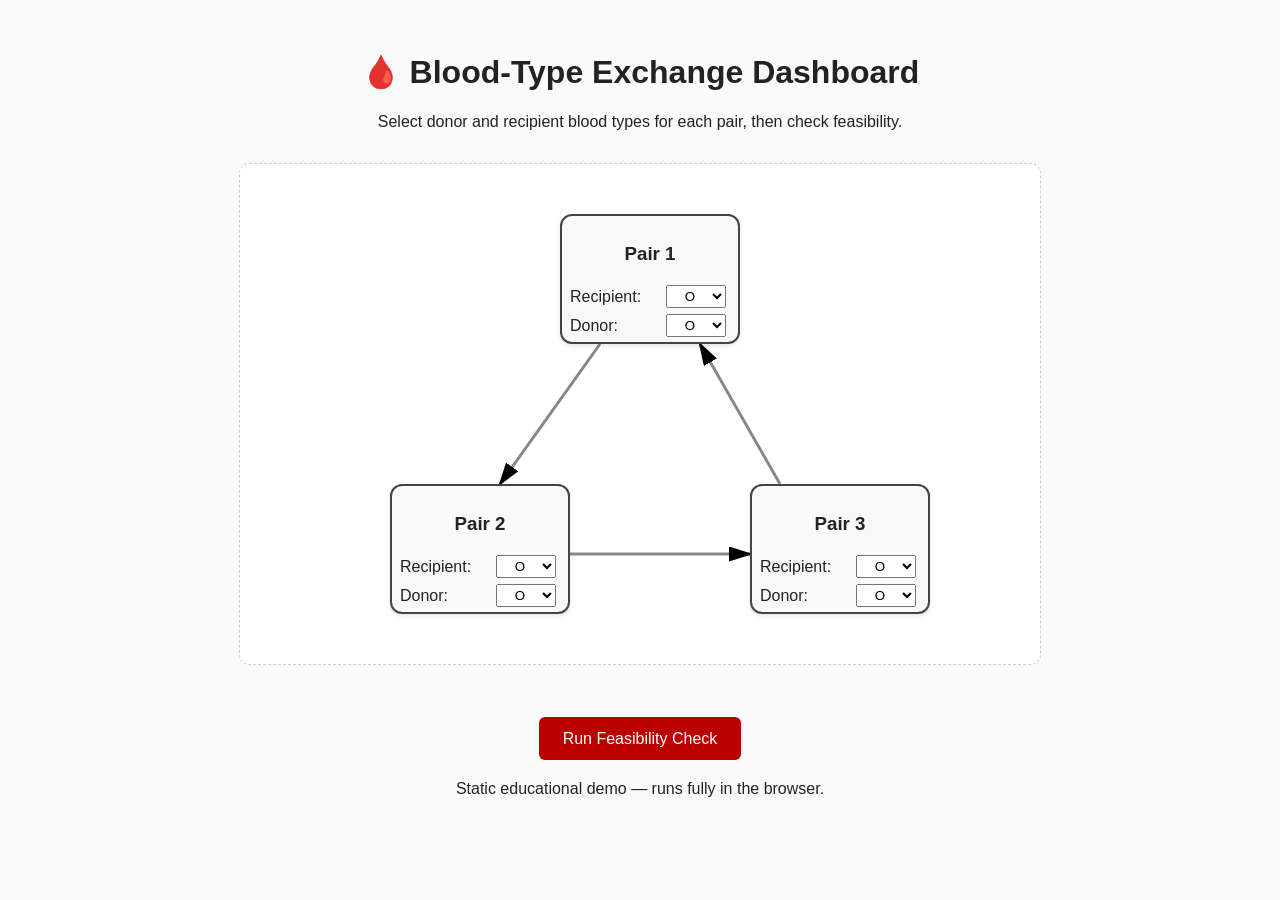
<file: docs/index.html>
<!DOCTYPE html>
<html lang="en">
<head>
  <meta charset="UTF-8" />
  <meta name="viewport" content="width=device-width, initial-scale=1.0" />
  <title>Blood-Type Exchange Dashboard</title>
  <link rel="stylesheet" href="style.css" />
</head>
<body>
  <h1>🩸 Blood-Type Exchange Dashboard</h1>
  <p>
    Select donor and recipient blood types for each pair, then check feasibility.
  </p>

  <div id="canvas">
    <svg id="arrows" width="800" height="500">
      <defs>
        <marker id="arrowhead" markerWidth="8" markerHeight="5" refX="7" refY="2.5" orient="auto">
          <polygon points="0 0, 8 2.5, 0 5" fill="black"/>
        </marker>
      </defs>
        <line id="line1" x1="360" x2="260" y2="320" class="arrow" y1="180"></line>
        <line id="line2" x1="330" y1="390" x2="510" y2="390" class="arrow"></line>
        <line id="line3" x1="540" y1="320" x2="460" y2="180" class="arrow"></line>

    </svg>

    <div class="pair" id="pair1">
      <h3>Pair 1</h3>
      <div>Recipient: <select id="rec1"></select></div>
      <div>Donor: <select id="don1"></select></div>
    </div>

    <div class="pair" id="pair2">
      <h3>Pair 2</h3>
      <div>Recipient: <select id="rec2"></select></div>
      <div>Donor: <select id="don2"></select></div>
    </div>

    <div class="pair" id="pair3">
      <h3>Pair 3</h3>
      <div>Recipient: <select id="rec3"></select></div>
      <div>Donor: <select id="don3"></select></div>
    </div>
  </div>

  <button id="check">Run Feasibility Check</button>
  <div id="result"></div>

  <footer>
    <p>Static educational demo — runs fully in the browser.</p>
  </footer>

  <script src="script.js"></script>
</body>
</html>
</file>
<file: docs/style.css>
body {
  font-family: "Segoe UI", Arial, sans-serif;
  background: #fafafa;
  color: #222;
  text-align: center;
  margin: 0;
  padding: 2em;
}

#canvas {
  position: relative;
  width: 800px;
  height: 500px;
  margin: 2em auto;
  border: 1px dashed #ccc;
  background-color: #fff;
  border-radius: 10px;
}

.pair {
  position: absolute;
  width: 160px;
  height: 110px;
  border: 2px solid #444;
  border-radius: 12px;
  background: #f9f9f9;
  box-shadow: 0 2px 4px rgba(0,0,0,0.1);
  padding: 0.5em;
}

/* Align the "Recipient" and "Donor" labels evenly */
.pair div {
  display: flex;
  justify-content: space-between; /* pushes label and select apart */
  align-items: center;
  margin: -2px 0;
}

.pair div select {
  width: 60px; /* make all selects the same width */
  text-align: center;
}

#pair1 {
  top: 50px;
  left: 320px;
}

#pair2 {
  top: 320px;
  left: 150px;
}

#pair3 {
  top: 320px;
  left: 510px;
}

.arrow {
  stroke-width: 3px;
  stroke: #888;
  marker-end: url(#arrowhead);
  transition: stroke 0.3s ease;
}

#arrows {
  position: absolute;
  top: 0;
  left: 0;
  /* z-index: 1; arrows behind boxes */
  pointer-events: none;
}



select {
  margin: 4px;
  padding: 2px;
}

button {
  margin-top: 20px;
  padding: 0.8em 1.5em;
  background: #b00;
  color: white;
  border: none;
  border-radius: 6px;
  font-size: 1em;
  cursor: pointer;
}

button:hover {
  background: #900;
}

#result {
  margin-top: 1em;
  font-weight: bold;
  font-size: 1.2em;
}
</file>
